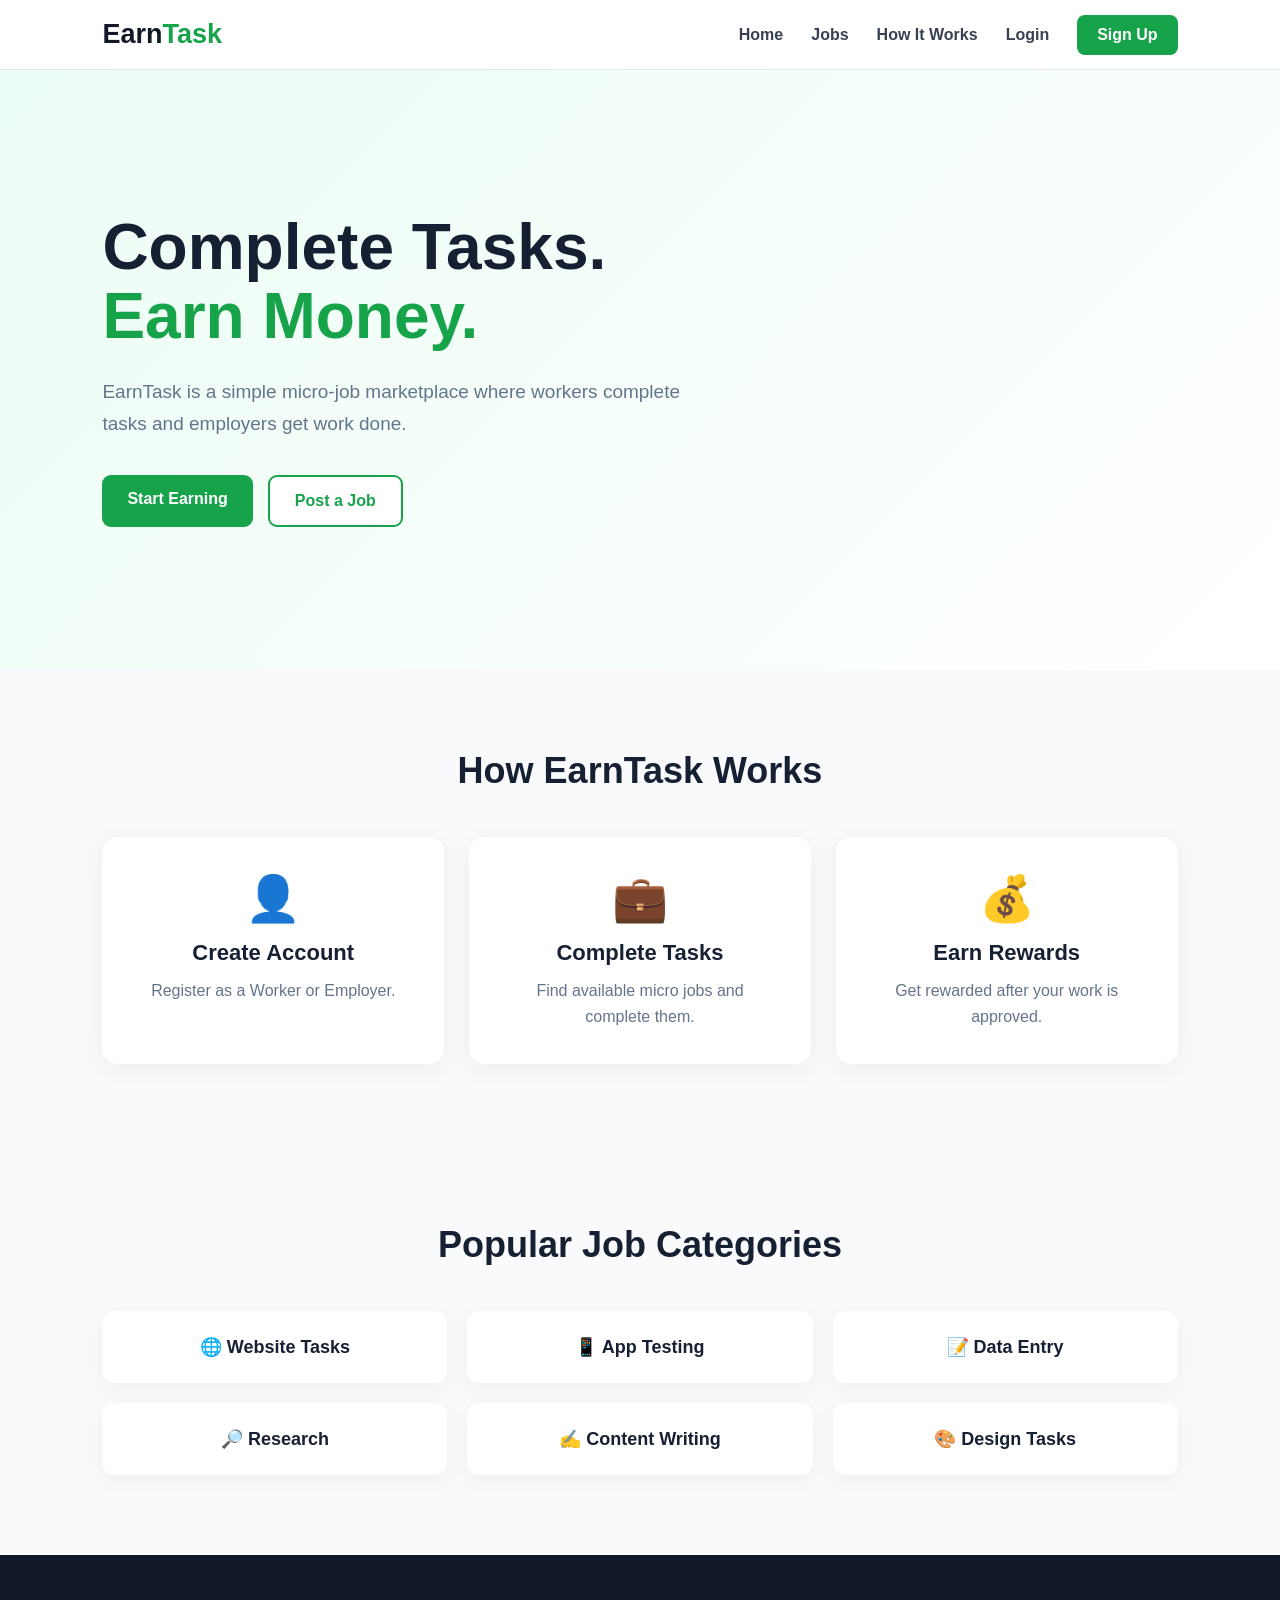
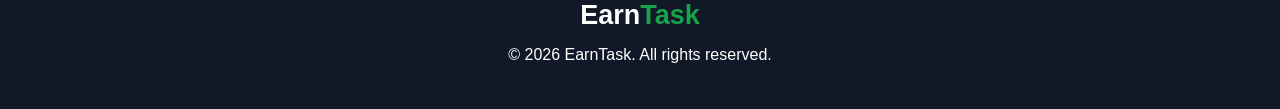
<file: index.html>
<!DOCTYPE html>
<html lang="en">
<head>
    <meta charset="UTF-8">
    <meta name="viewport" content="width=device-width, initial-scale=1.0">
    <title>EarnTask - Micro Job Marketplace</title>
    <link rel="stylesheet" href="style.css">
</head>

<body>

<header class="navbar">
    <div class="logo">Earn<span>Task</span></div>

    <nav>
        <a href="#home">Home</a>
        <a href="#jobs">Jobs</a>
        <a href="#how">How It Works</a>
        <a href="login.html">Login</a>
        <a href="register.html" class="signup-btn">Sign Up</a>
    </nav>
</header>

<section class="hero" id="home">

    <div class="hero-content">

        <h1>Complete Tasks.<br>
        <span>Earn Money.</span></h1>

        <p>
            EarnTask is a simple micro-job marketplace where
            workers complete tasks and employers get work done.
        </p>

        <div class="hero-buttons">
            <a href="register.html" class="primary-btn">
                Start Earning
            </a>

            <a href="register.html" class="secondary-btn">
                Post a Job
            </a>
        </div>

    </div>

</section>

<section class="features" id="how">

    <h2>How EarnTask Works</h2>

    <div class="feature-container">

        <div class="feature-card">
            <div class="icon">👤</div>
            <h3>Create Account</h3>
            <p>Register as a Worker or Employer.</p>
        </div>

        <div class="feature-card">
            <div class="icon">💼</div>
            <h3>Complete Tasks</h3>
            <p>Find available micro jobs and complete them.</p>
        </div>

        <div class="feature-card">
            <div class="icon">💰</div>
            <h3>Earn Rewards</h3>
            <p>Get rewarded after your work is approved.</p>
        </div>

    </div>

</section>

<section class="jobs-section" id="jobs">

    <h2>Popular Job Categories</h2>

    <div class="categories">

        <div class="category">🌐 Website Tasks</div>
        <div class="category">📱 App Testing</div>
        <div class="category">📝 Data Entry</div>
        <div class="category">🔎 Research</div>
        <div class="category">✍️ Content Writing</div>
        <div class="category">🎨 Design Tasks</div>

    </div>

</section>

<footer>

    <div class="logo">Earn<span>Task</span></div>

    <p>© 2026 EarnTask. All rights reserved.</p>

</footer>

</body>
</html>
</file>
<file: style.css>
* {
    margin: 0;
    padding: 0;
    box-sizing: border-box;
}

body {
    font-family: Arial, Helvetica, sans-serif;
    background: #f8fafc;
    color: #172033;
}

.navbar {
    height: 70px;
    background: white;
    display: flex;
    align-items: center;
    justify-content: space-between;
    padding: 0 8%;
    border-bottom: 1px solid #e5e7eb;
}

.logo {
    font-size: 27px;
    font-weight: 800;
    color: #111827;
}

.logo span {
    color: #16a34a;
}

nav {
    display: flex;
    align-items: center;
    gap: 28px;
}

nav a {
    text-decoration: none;
    color: #374151;
    font-weight: 600;
}

.signup-btn {
    background: #16a34a;
    color: white !important;
    padding: 11px 20px;
    border-radius: 8px;
}

.hero {
    min-height: 600px;
    display: flex;
    align-items: center;
    padding: 70px 8%;
    background: linear-gradient(135deg, #ecfdf5, #ffffff);
}

.hero-content {
    max-width: 700px;
}

.hero h1 {
    font-size: 64px;
    line-height: 1.08;
    margin-bottom: 25px;
}

.hero h1 span {
    color: #16a34a;
}

.hero p {
    font-size: 19px;
    line-height: 1.7;
    color: #64748b;
    max-width: 600px;
}

.hero-buttons {
    display: flex;
    gap: 15px;
    margin-top: 35px;
}

.primary-btn,
.secondary-btn {
    text-decoration: none;
    padding: 15px 25px;
    border-radius: 9px;
    font-weight: 700;
}

.primary-btn {
    background: #16a34a;
    color: white;
}

.secondary-btn {
    border: 2px solid #16a34a;
    color: #16a34a;
    background: white;
}

.features,
.jobs-section {
    padding: 80px 8%;
    text-align: center;
}

.features h2,
.jobs-section h2 {
    font-size: 36px;
    margin-bottom: 45px;
}

.feature-container {
    display: grid;
    grid-template-columns: repeat(3, 1fr);
    gap: 25px;
}

.feature-card {
    background: white;
    padding: 35px;
    border-radius: 15px;
    box-shadow: 0 5px 25px rgba(0,0,0,0.06);
}

.icon {
    font-size: 45px;
    margin-bottom: 15px;
}

.feature-card h3 {
    font-size: 22px;
    margin-bottom: 12px;
}

.feature-card p {
    color: #64748b;
    line-height: 1.6;
}

.categories {
    display: grid;
    grid-template-columns: repeat(3, 1fr);
    gap: 20px;
}

.category {
    background: white;
    padding: 25px;
    border-radius: 12px;
    font-size: 18px;
    font-weight: 700;
    box-shadow: 0 5px 20px rgba(0,0,0,0.05);
}

footer {
    background: #111827;
    color: white;
    padding: 45px 8%;
    text-align: center;
}

footer .logo {
    color: white;
    margin-bottom: 15px;
}

@media (max-width: 768px) {

    .navbar {
        padding: 0 5%;
    }

    nav {
        gap: 10px;
    }

    nav a:not(.signup-btn) {
        display: none;
    }

    .hero {
        padding: 60px 5%;
    }

    .hero h1 {
        font-size: 43px;
    }

    .feature-container,
    .categories {
        grid-template-columns: 1fr;
    }
}
</file>
